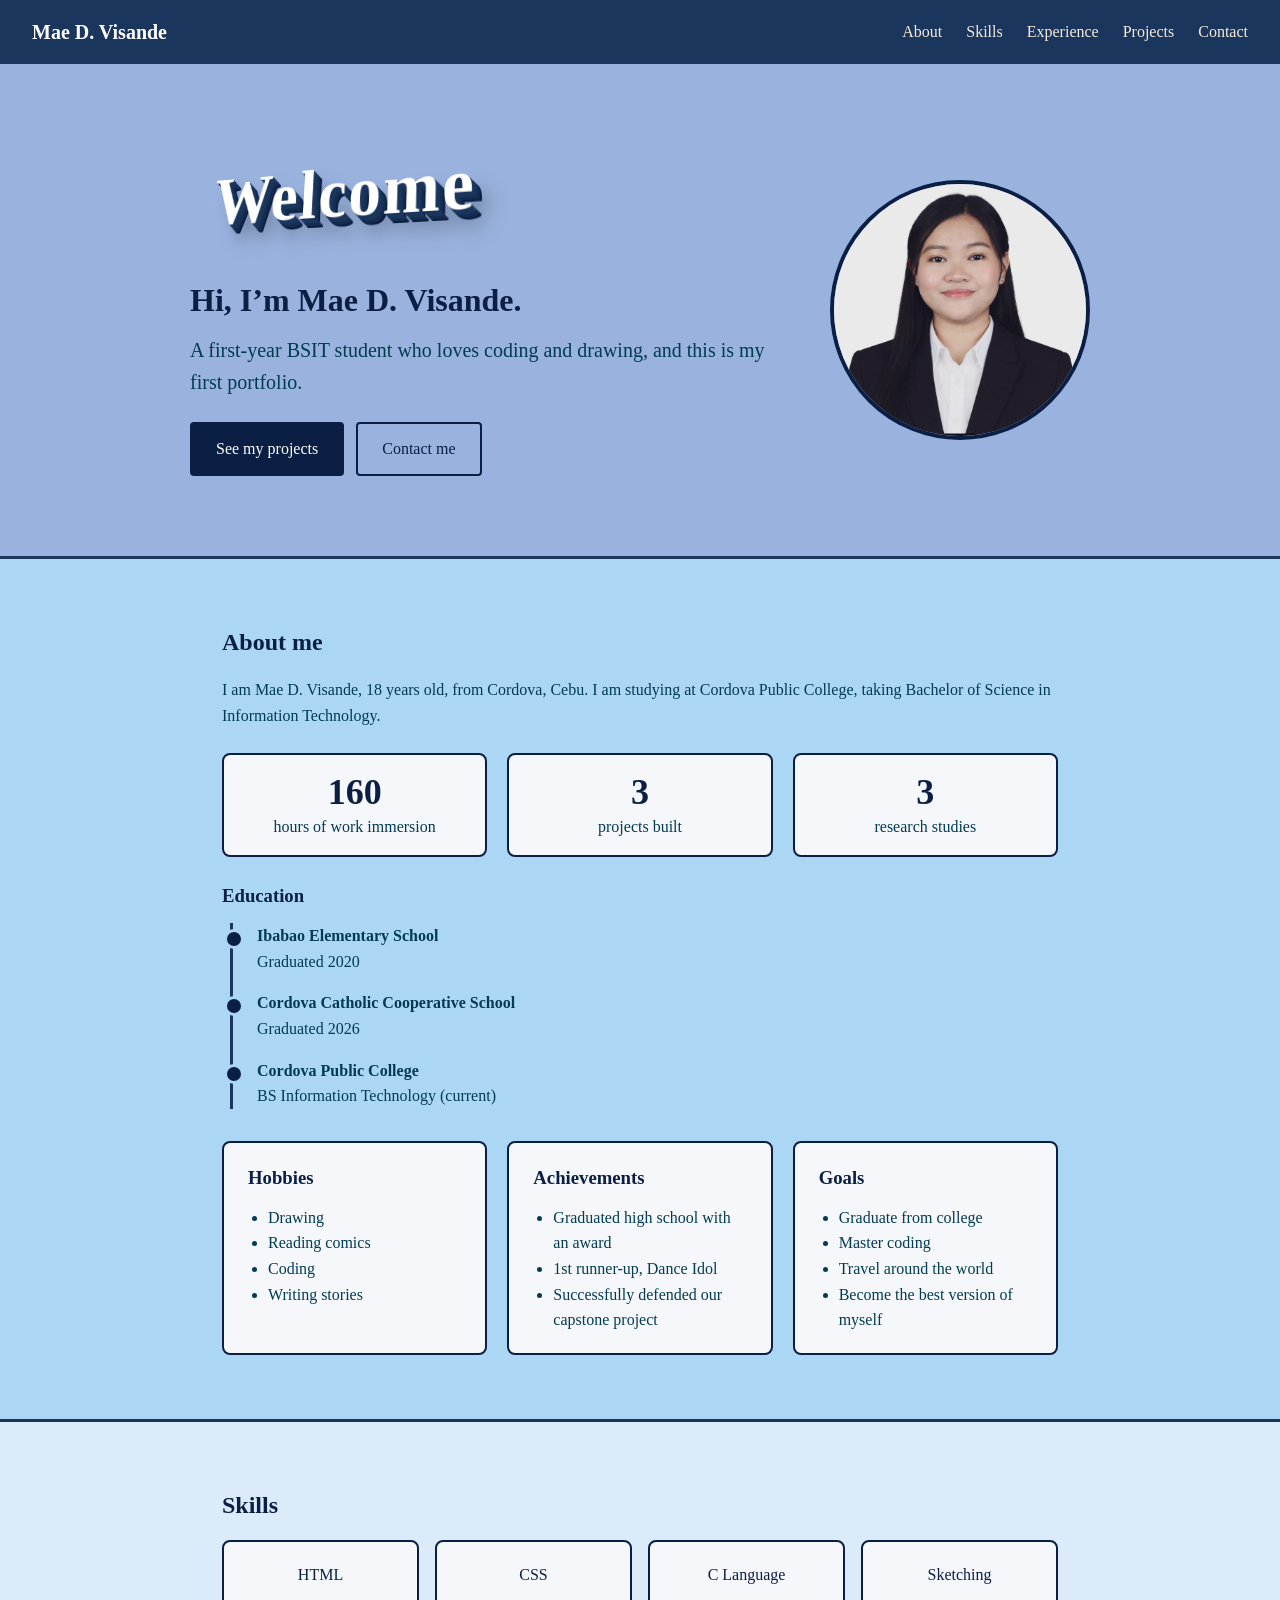
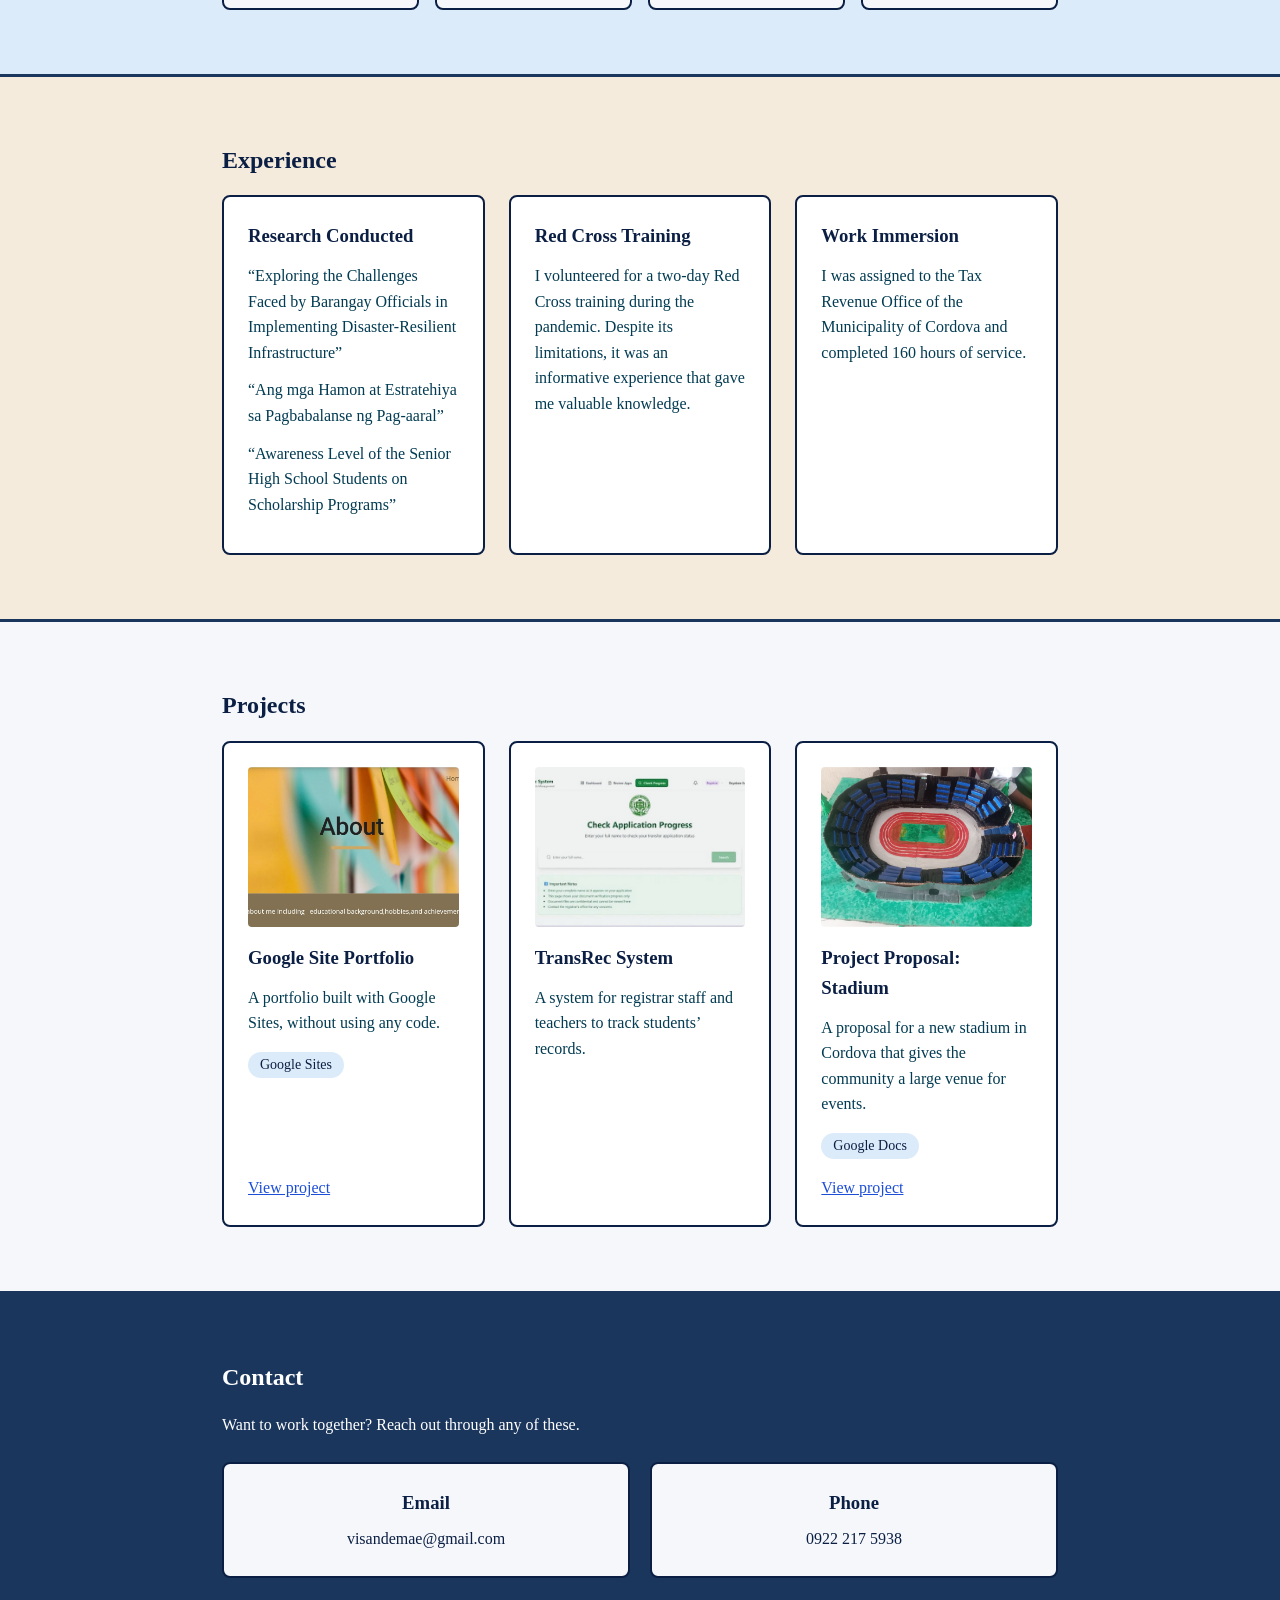
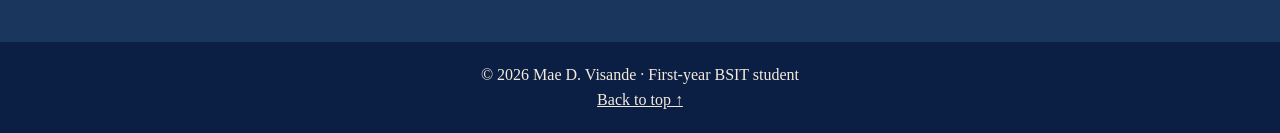
<file: index.html>
<!DOCTYPE html>
<html lang="en">
<head>
  <meta charset="UTF-8">
  <meta name="viewport" content="width=device-width, initial-scale=1">
  <meta name="description" content="Portfolio of Mae D. Visande, a first-year BSIT student from Cordova, Cebu.">
  <title>Mae D. Visande | Portfolio</title>
  
  <link rel="icon" href="data:image/svg+xml,<svg xmlns=%22http://www.w3.org/2000/svg%22 viewBox=%220 0 100 100%22><text y=%22.9em%22 font-size=%2290%22>🎓</text></svg>">
  <link rel="stylesheet" href="style.css">
</head>
<body>

  <!-- NAVY BAR -->
  <header class="navbar">
    <a href="#home" class="logo">Mae D. Visande</a>
    <nav>
      <ul class="nav-links">
        <li><a href="#about">About</a></li>
        <li><a href="#skills">Skills</a></li>
        <li><a href="#experience">Experience</a></li>
        <li><a href="#projects">Projects</a></li>
        <li><a href="#contact">Contact</a></li>
      </ul>
    </nav>
  </header>

  <!-- hero -->
  <section id="home" class="hero">
    <div class="hero-inner">
      <div class="hero-text">
        <div class="welcome-3d"><span>Welcome</span></div>
        <h1>Hi, I’m Mae D. Visande.</h1>
        <p>A first-year BSIT student who loves coding and drawing, and this is my first portfolio.</p>
        <!-- Two buttons: main action + secondary action -->
        <a href="#projects" class="button">See my projects</a>
        <a href="#contact" class="button button-outline">Contact me</a>
      </div>
      <img src="images/Mae-visande.jpg" alt="Mae in formal attire." class="profile-photo">
    </div>
  </section>

  <!-- ABOUT -->
  <section id="about" class="band band-about">
    <div class="section">
      <h2>About me</h2>
      <p>
        I am Mae D. Visande, 18 years old, from Cordova, Cebu. I am studying at
        Cordova Public College, taking Bachelor of Science in Information Technology.
      </p>

      <!-- QUICK FACTS (flexbox)-->
      <div class="stats">
        <div class="stat"><strong>160</strong><span>hours of work immersion</span></div>
        <div class="stat"><strong>3</strong><span>projects built</span></div>
        <div class="stat"><strong>3</strong><span>research studies</span></div>
      </div>

      <!-- EDUCATION TIMELINE -->
      <h3>Education</h3>
      <ul class="timeline">
        <li><b>Ibabao Elementary School</b><br>Graduated 2020</li>
        <li><b>Cordova Catholic Cooperative School</b><br>Graduated 2026</li>
        <li><b>Cordova Public College</b><br>BS Information Technology (current)</li>
      </ul>

      <!-- INFO BOXES (flexbox)-->
      <div class="info-boxes">
        <div class="info-box">
          <h3>Hobbies</h3>
          <ul>
            <li>Drawing</li>
            <li>Reading comics</li>
            <li>Coding</li>
            <li>Writing stories</li>
          </ul>
        </div>
        <div class="info-box">
          <h3>Achievements</h3>
          <ul>
            <li>Graduated high school with an award</li>
            <li>1st runner-up, Dance Idol</li>
            <li>Successfully defended our capstone project</li>
          </ul>
        </div>
        <div class="info-box">
          <h3>Goals</h3>
          <ul>
            <li>Graduate from college</li>
            <li>Master coding</li>
            <li>Travel around the world</li>
            <li>Become the best version of myself</li>
          </ul>
        </div>
      </div>
    </div>
  </section>

  <!-- SKILLS -->
  <section id="skills" class="band band-skills">
    <div class="section">
      <h2>Skills</h2>
      <ul class="skills">
        <li>HTML</li>
        <li>CSS</li>
        <li>C Language</li>
        <li>Sketching</li>
      </ul>
    </div>
  </section>

  <!-- EXPERIENCE -->
  <section id="experience" class="band band-experience">
    <div class="section">
      <h2>Experience</h2>
      <div class="experience-cards">
        <article class="experience-card">
          <h3>Research Conducted</h3>
          <ul class="plain">
            <li>“Exploring the Challenges Faced by Barangay Officials in Implementing Disaster-Resilient Infrastructure”</li>
            <li>“Ang mga Hamon at Estratehiya sa Pagbabalanse ng Pag-aaral”</li>
            <li>“Awareness Level of the Senior High School Students on Scholarship Programs”</li>
          </ul>
        </article>
        <article class="experience-card">
          <h3>Red Cross Training</h3>
          <p>I volunteered for a two-day Red Cross training during the pandemic. Despite its limitations, it was an informative experience that gave me valuable knowledge.</p>
        </article>
        <article class="experience-card">
          <h3>Work Immersion</h3>
          <p>I was assigned to the Tax Revenue Office of the Municipality of Cordova and completed 160 hours of service.</p>
        </article>
      </div>
    </div>
  </section>

  <!-- PROJECTS -->
  <section id="projects" class="band band-projects">
    <div class="section">
      <h2>Projects</h2>
      <div class="projects">

        <article class="card">
          <img src="images/googlesites.jpg" alt="About page of my Google Sites portfolio." class="card-img">
          <h3>Google Site Portfolio</h3>
          <p>A portfolio built with Google Sites, without using any code.</p>
          <ul class="tags"><li>Google Sites</li></ul>
          <a href="https://sites.google.com/d/1Z_MkgrtaN8JMw2P0NQI9tQz2uv0828Oj/p/1dyq0NL6TrX9Y1yZxq_DSjwD6r68SQUOD/edit">View project</a>
        </article>

        <article class="card">
          <img src="images/transrec.jpg" alt="Home page of the TransRec System." class="card-img">
          <h3>TransRec System</h3>
          <p>A system for registrar staff and teachers to track students’ records.</p>
        
        </article>

        <article class="card">
          <img src="images/stadium.jpg" alt="Model of the proposed stadium." class="card-img">
          <h3>Project Proposal: Stadium</h3>
          <p>A proposal for a new stadium in Cordova that gives the community a large venue for events.</p>
          <ul class="tags"><li>Google Docs</li></ul>
          <a href="https://docs.google.com/document/d/1asrOKjipkWe6P2WxliukJkBpwTnK4125V1gXI03GXb0/edit?usp=drivesdk">View project</a>
        </article>

      </div>
    </div>
  </section>

  <!-- CONTACT -->
  <section id="contact" class="band band-contact">
    <div class="section">
      <h2>Contact</h2>
      <p>Want to work together? Reach out through any of these.</p>
      <div class="contact-boxes">
        <a class="contact-box" href="mailto:visandemae@gmail.com">
          <h3>Email</h3>
          <span>visandemae@gmail.com</span>
        </a>
        <a class="contact-box">
          <h3>Phone</h3>
          <span>0922 217 5938</span>
        </a>
      </div>
    </div>
  </section>

  <footer class="footer">
    <p>&copy; 2026 Mae D. Visande &middot; First-year BSIT student</p>
    <p><a href="#home">Back to top &uarr;</a></p>
  </footer>

</body>
</html>
</file>
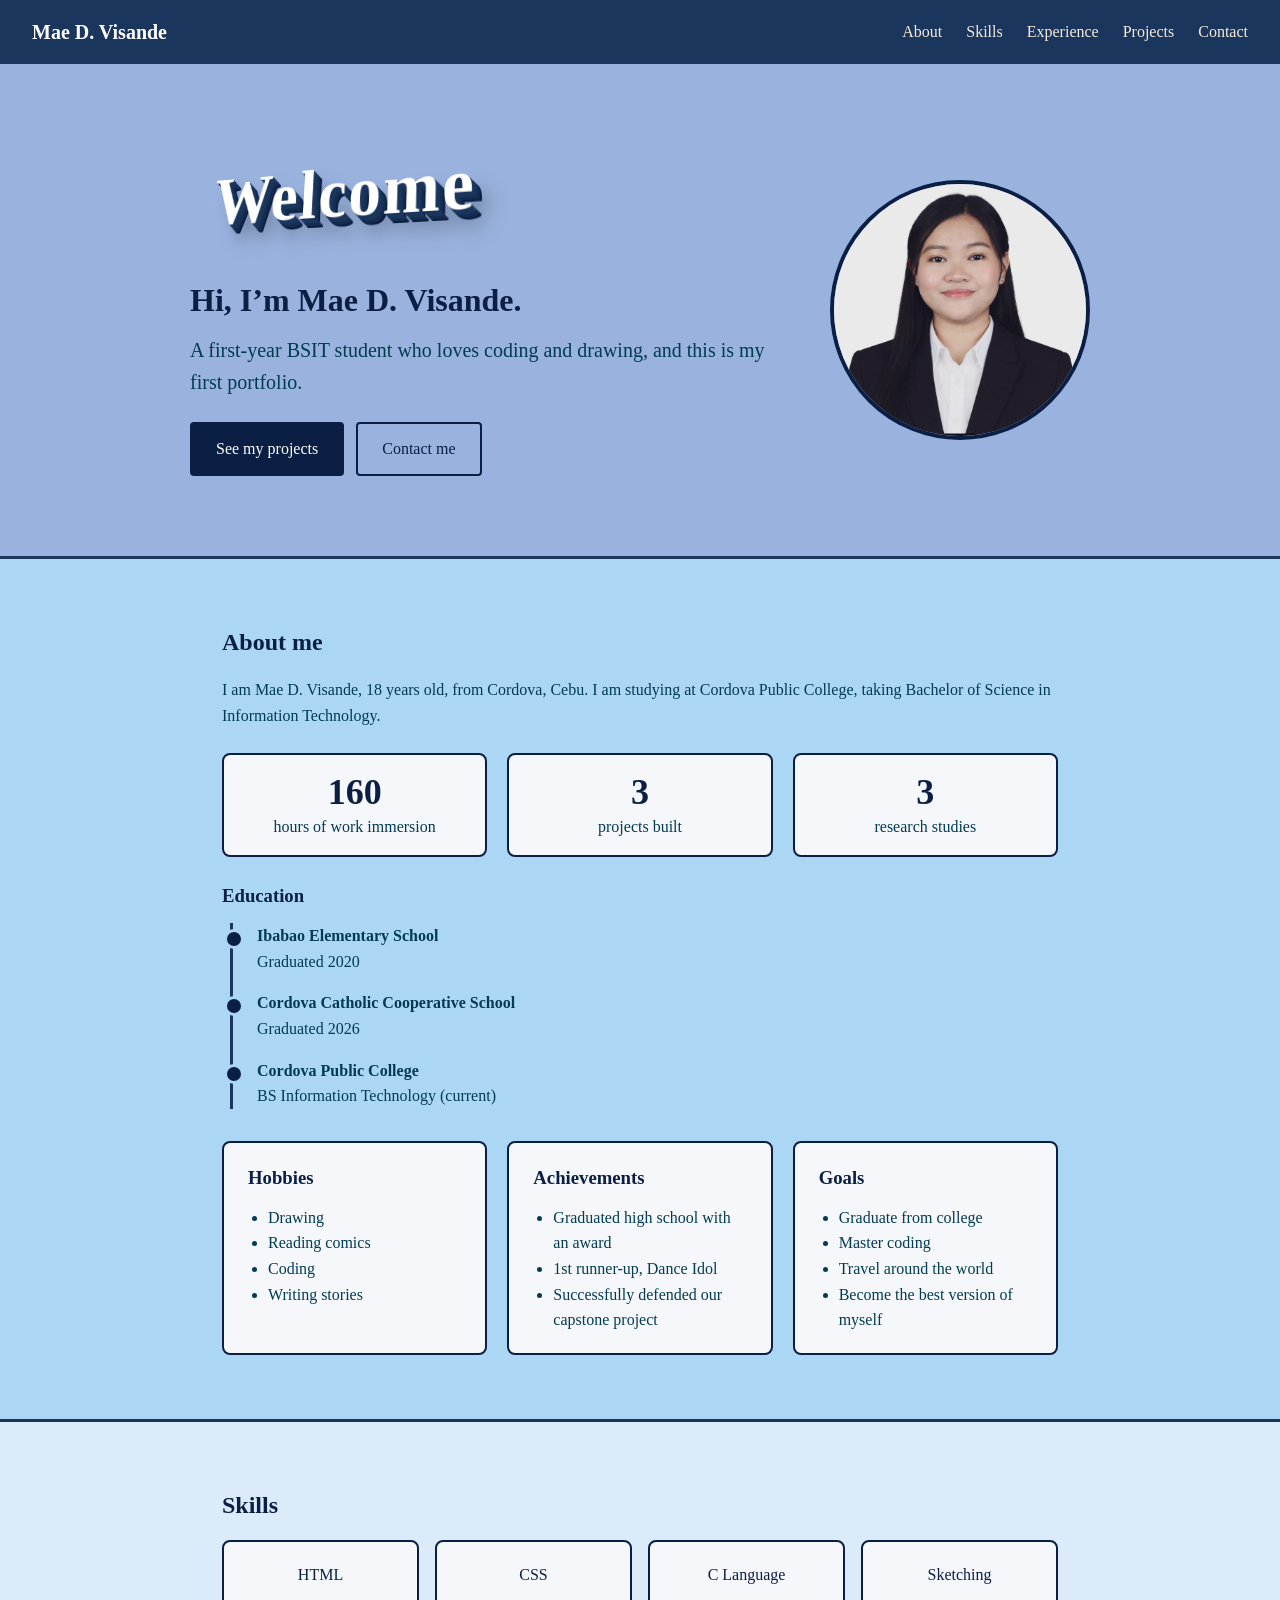
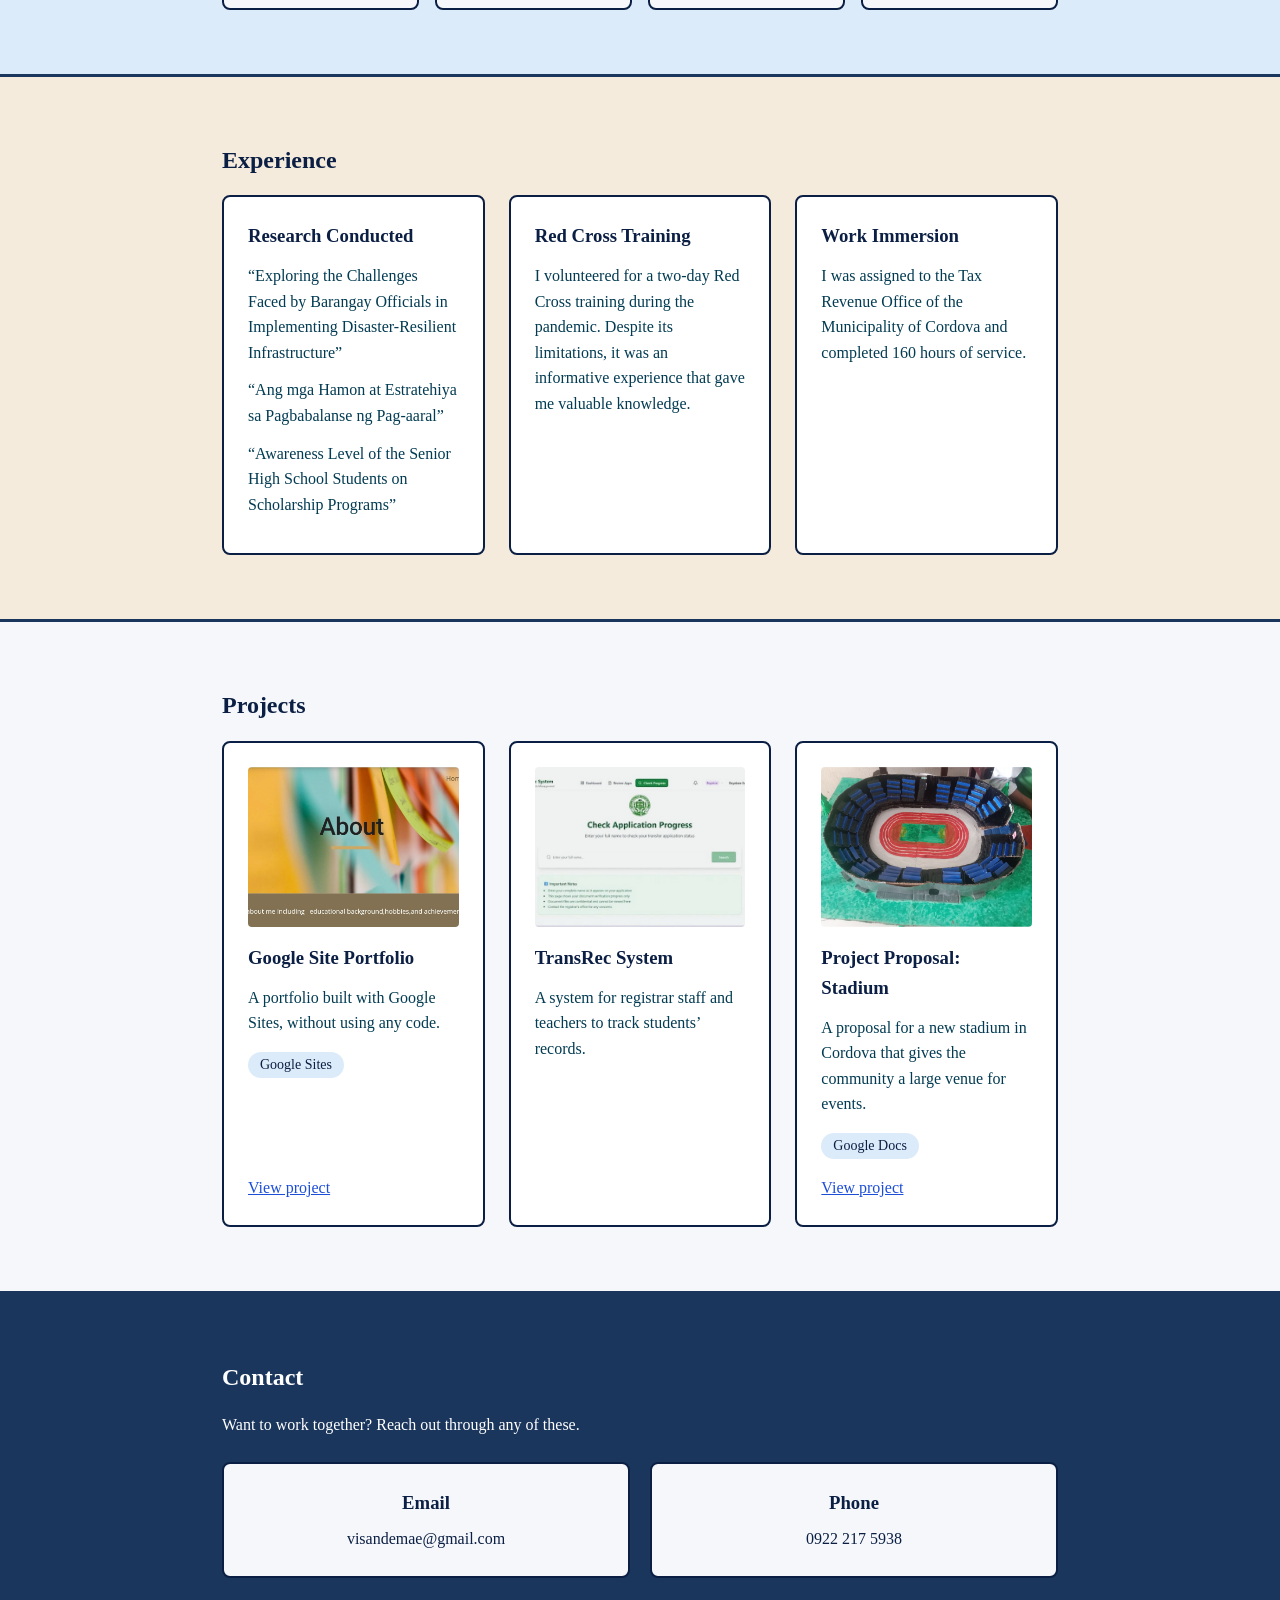
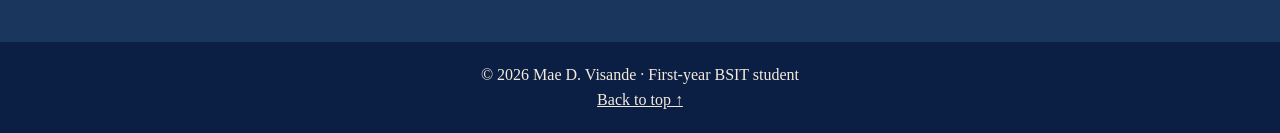
<file:  index.html>
<!DOCTYPE html>
<html lang="en">
<head>
  <meta charset="UTF-8">
  <meta name="viewport" content="width=device-width, initial-scale=1">
  <meta name="description" content="Portfolio of Mae D. Visande, a first-year BSIT student from Cordova, Cebu.">
  <title>Mae D. Visande | Portfolio</title>
  
  <link rel="icon" href="data:image/svg+xml,<svg xmlns=%22http://www.w3.org/2000/svg%22 viewBox=%220 0 100 100%22><text y=%22.9em%22 font-size=%2290%22>🎓</text></svg>">
  <link rel="stylesheet" href="style.css">
</head>
<body>

  <!-- NAVY BAR -->
  <header class="navbar">
    <a href="#home" class="logo">Mae D. Visande</a>
    <nav>
      <ul class="nav-links">
        <li><a href="#about">About</a></li>
        <li><a href="#skills">Skills</a></li>
        <li><a href="#experience">Experience</a></li>
        <li><a href="#projects">Projects</a></li>
        <li><a href="#contact">Contact</a></li>
      </ul>
    </nav>
  </header>

  <!-- hero -->
  <section id="home" class="hero">
    <div class="hero-inner">
      <div class="hero-text">
        <div class="welcome-3d"><span>Welcome</span></div>
        <h1>Hi, I’m Mae D. Visande.</h1>
        <p>A first-year BSIT student who loves coding and drawing, and this is my first portfolio.</p>
        <!-- Two buttons: main action + secondary action -->
        <a href="#projects" class="button">See my projects</a>
        <a href="#contact" class="button button-outline">Contact me</a>
      </div>
      <img src="images/Mae-visande.jpg" alt="Mae in formal attire." class="profile-photo">
    </div>
  </section>

  <!-- ABOUT -->
  <section id="about" class="band band-about">
    <div class="section">
      <h2>About me</h2>
      <p>
        I am Mae D. Visande, 18 years old, from Cordova, Cebu. I am studying at
        Cordova Public College, taking Bachelor of Science in Information Technology.
      </p>

      <!-- QUICK FACTS (flexbox)-->
      <div class="stats">
        <div class="stat"><strong>160</strong><span>hours of work immersion</span></div>
        <div class="stat"><strong>3</strong><span>projects built</span></div>
        <div class="stat"><strong>3</strong><span>research studies</span></div>
      </div>

      <!-- EDUCATION TIMELINE -->
      <h3>Education</h3>
      <ul class="timeline">
        <li><b>Ibabao Elementary School</b><br>Graduated 2020</li>
        <li><b>Cordova Catholic Cooperative School</b><br>Graduated 2026</li>
        <li><b>Cordova Public College</b><br>BS Information Technology (current)</li>
      </ul>

      <!-- INFO BOXES (flexbox)-->
      <div class="info-boxes">
        <div class="info-box">
          <h3>Hobbies</h3>
          <ul>
            <li>Drawing</li>
            <li>Reading comics</li>
            <li>Coding</li>
            <li>Writing stories</li>
          </ul>
        </div>
        <div class="info-box">
          <h3>Achievements</h3>
          <ul>
            <li>Graduated high school with an award</li>
            <li>1st runner-up, Dance Idol</li>
            <li>Successfully defended our capstone project</li>
          </ul>
        </div>
        <div class="info-box">
          <h3>Goals</h3>
          <ul>
            <li>Graduate from college</li>
            <li>Master coding</li>
            <li>Travel around the world</li>
            <li>Become the best version of myself</li>
          </ul>
        </div>
      </div>
    </div>
  </section>

  <!-- SKILLS -->
  <section id="skills" class="band band-skills">
    <div class="section">
      <h2>Skills</h2>
      <ul class="skills">
        <li>HTML</li>
        <li>CSS</li>
        <li>C Language</li>
        <li>Sketching</li>
      </ul>
    </div>
  </section>

  <!-- EXPERIENCE -->
  <section id="experience" class="band band-experience">
    <div class="section">
      <h2>Experience</h2>
      <div class="experience-cards">
        <article class="experience-card">
          <h3>Research Conducted</h3>
          <ul class="plain">
            <li>“Exploring the Challenges Faced by Barangay Officials in Implementing Disaster-Resilient Infrastructure”</li>
            <li>“Ang mga Hamon at Estratehiya sa Pagbabalanse ng Pag-aaral”</li>
            <li>“Awareness Level of the Senior High School Students on Scholarship Programs”</li>
          </ul>
        </article>
        <article class="experience-card">
          <h3>Red Cross Training</h3>
          <p>I volunteered for a two-day Red Cross training during the pandemic. Despite its limitations, it was an informative experience that gave me valuable knowledge.</p>
        </article>
        <article class="experience-card">
          <h3>Work Immersion</h3>
          <p>I was assigned to the Tax Revenue Office of the Municipality of Cordova and completed 160 hours of service.</p>
        </article>
      </div>
    </div>
  </section>

  <!-- PROJECTS -->
  <section id="projects" class="band band-projects">
    <div class="section">
      <h2>Projects</h2>
      <div class="projects">

        <article class="card">
          <img src="images/googlesites.jpg" alt="About page of my Google Sites portfolio." class="card-img">
          <h3>Google Site Portfolio</h3>
          <p>A portfolio built with Google Sites, without using any code.</p>
          <ul class="tags"><li>Google Sites</li></ul>
          <a href="https://sites.google.com/d/1Z_MkgrtaN8JMw2P0NQI9tQz2uv0828Oj/p/1dyq0NL6TrX9Y1yZxq_DSjwD6r68SQUOD/edit">View project</a>
        </article>

        <article class="card">
          <img src="images/transrec.jpg" alt="Home page of the TransRec System." class="card-img">
          <h3>TransRec System</h3>
          <p>A system for registrar staff and teachers to track students’ records.</p>
        
        </article>

        <article class="card">
          <img src="images/stadium.jpg" alt="Model of the proposed stadium." class="card-img">
          <h3>Project Proposal: Stadium</h3>
          <p>A proposal for a new stadium in Cordova that gives the community a large venue for events.</p>
          <ul class="tags"><li>Google Docs</li></ul>
          <a href="https://docs.google.com/document/d/1asrOKjipkWe6P2WxliukJkBpwTnK4125V1gXI03GXb0/edit?usp=drivesdk">View project</a>
        </article>

      </div>
    </div>
  </section>

  <!-- CONTACT -->
  <section id="contact" class="band band-contact">
    <div class="section">
      <h2>Contact</h2>
      <p>Want to work together? Reach out through any of these.</p>
      <div class="contact-boxes">
        <a class="contact-box" href="mailto:visandemae@gmail.com">
          <h3>Email</h3>
          <span>visandemae@gmail.com</span>
        </a>
        <a class="contact-box">
          <h3>Phone</h3>
          <span>0922 217 5938</span>
        </a>
      </div>
    </div>
  </section>

  <footer class="footer">
    <p>&copy; 2026 Mae D. Visande &middot; First-year BSIT student</p>
    <p><a href="#home">Back to top &uarr;</a></p>
  </footer>

</body>
</html>
</file>
<file: style.css>
:root {
  --navy: #0b1f44;     /* darkest: headings, borders, buttons */
  --navy-2: #1b365d;   /* navy bar, contact band, divider lines */
  --ink: #023b52;      /* body text */
  --sky: #abd7f5;      /* page background */
  --blue: #99b2de;     /* hero */
  --mist: #dcebf9;     /* light blue: skills band, hover color */
  --cream: #f5ebdd;    /* experience band, light text on navy */
  --paper: #f5f7fa;    /* cards and boxes */
  --white: #ffffff;
  --radius: 8px;
  --shadow: 0 8px 16px rgba(11, 31, 68, 0.2);
}

/*RESET + PAGE DEFAULTS*/
* { margin: 0; padding: 0; box-sizing: border-box; }

html {
  scroll-behavior: smooth;
  scroll-padding-top: 70px;   
}

body {
  font-family: Georgia, "Times New Roman", serif;
  line-height: 1.6;
  color: var(--ink);
  background: var(--sky);
}

a { color: #1d4ed8; }

a:focus-visible { outline: 3px solid var(--navy); outline-offset: 3px; }

/* NAVY BAR */
.navbar {
  display: flex;
  justify-content: space-between; 
  align-items: center;
  background: var(--navy-2);
  padding: 16px 32px;
  position: sticky;
  top: 0;
  z-index: 10;
}

.logo { color: var(--white); font-size: 20px; font-weight: bold; text-decoration: none; }

.nav-links { display: flex; gap: 24px; list-style: none; }   
.nav-links a { color: var(--cream); text-decoration: none; }
.nav-links a:hover { color: var(--white); text-decoration: underline; }

/*HERO*/
.hero {
  padding: 72px 32px;
  background: var(--blue);
  border-bottom: 3px solid var(--navy-2);
}

.hero-inner {
  display: flex;
  align-items: center;
  justify-content: space-between;
  gap: 40px;
  max-width: 900px;
  margin: 0 auto;
}

.hero-text { flex: 1; }
.hero h1 { font-size: 32px; color: var(--navy); margin-bottom: 8px; }
.hero p { font-size: 20px; margin-bottom: 24px; }

.profile-photo {
  flex-shrink: 0;
  width: 260px;
  height: 260px;
  object-fit: cover;
  object-position: top;
  border-radius: 50%;
  border: 4px solid var(--navy);
}

/* BUTTONS */
.button {
  display: inline-block;
  padding: 12px 24px;
  margin: 0 8px 8px 0;
  background: var(--navy);
  color: var(--white);
  border: 2px solid var(--navy);
  border-radius: 4px;
  text-decoration: none;
  transition: background 0.3s, color 0.3s;
}
.button:hover { background: var(--navy-2); }
.button-outline { background: transparent; color: var(--navy); }   
.button-outline:hover { background: var(--navy); color: var(--white); }


.welcome-3d { perspective: 700px; margin-bottom: 24px; }

.welcome-3d span {
  display: inline-block;
  font-size: 72px;
  font-weight: bold;
  letter-spacing: 2px;
  color: var(--white);
  text-shadow:
    1px 1px 0 var(--navy-2), 2px 2px 0 var(--navy-2), 3px 3px 0 var(--navy-2),
    4px 4px 0 var(--navy-2), 5px 5px 0 var(--navy-2), 6px 6px 0 #162d4f,
    7px 7px 0 #162d4f, 8px 8px 0 #162d4f, 9px 9px 0 var(--navy),
    10px 10px 0 var(--navy), 16px 18px 20px rgba(0, 0, 0, 0.35);
  transform: rotateX(12deg) rotateY(-18deg);
  animation: sway 5s ease-in-out infinite alternate;
}

@keyframes sway {
  from { transform: rotateX(12deg) rotateY(-18deg); }
  to   { transform: rotateX(12deg) rotateY(18deg); }
}

/*SECTIONS*/
.band { border-bottom: 3px solid var(--navy-2); }
.band-about      { background: var(--sky); }
.band-skills     { background: var(--mist); }
.band-experience { background: var(--cream); }
.band-projects   { background: var(--paper); }
.band-contact    { background: var(--navy-2); border-bottom: none; }

.section { max-width: 900px; margin: 0 auto; padding: 64px 32px; }
.section h2 { color: var(--navy); margin-bottom: 16px; }
.section h3 { color: var(--navy); }

/* SHARED BOX STYLE*/
.stat, .info-box, .skills li, .experience-card, .card, .contact-box {
  background: var(--paper);
  border: 2px solid var(--navy);
  border-radius: var(--radius);
  transition: transform 0.3s, box-shadow 0.3s, background 0.3s;
}

.stat:hover, .info-box:hover, .skills li:hover,
.experience-card:hover, .card:hover, .contact-box:hover {
  background: var(--mist);
  transform: translateY(-4px);
  box-shadow: var(--shadow);
}

/* ABOUT */

.stats { display: flex; flex-wrap: wrap; gap: 20px; margin: 24px 0; }
.stat { flex: 1 1 180px; padding: 16px; text-align: center; }
.stat strong { display: block; font-size: 36px; color: var(--navy); line-height: 1.2; }


.timeline {
  list-style: none;
  border-left: 3px solid var(--navy-2);
  margin: 12px 0 32px 8px;
  padding-left: 24px;
}
.timeline li { position: relative; margin-bottom: 16px; }
.timeline li::before {
  content: "";
  position: absolute;
  left: -33px;
  top: 6px;
  width: 14px;
  height: 14px;
  border-radius: 50%;
  background: var(--navy);
  border: 3px solid var(--sky);
}


.info-boxes { display: flex; flex-wrap: wrap; gap: 20px; }
.info-box { flex: 1 1 220px; padding: 20px 24px; }
.info-box h3 { margin-bottom: 12px; }
.info-box ul { padding-left: 20px; }

/*SKILLS (FLEXBOX) */
.skills { display: flex; flex-wrap: wrap; gap: 16px; list-style: none; }
.skills li { flex: 1 1 120px; text-align: center; color: var(--navy); padding: 20px 16px; }
.skills li:hover { background: var(--navy-2); color: var(--white); }

/*  EXPERIENCE (FLEXBOX)*/
.experience-cards { display: flex; flex-wrap: wrap; gap: 24px; }
.experience-card { flex: 1 1 250px; background: var(--white); padding: 24px; }
.experience-card h3 { margin-bottom: 12px; }
.plain { list-style: none; }
.plain li { margin-bottom: 12px; }

/*PROJECTS (FLEXBOX)*/
.projects { display: flex; flex-wrap: wrap; gap: 24px; }

.card {
  display: flex;
  flex-direction: column;
  flex: 1 1 250px;
  background: var(--white);
  padding: 24px;
}
.card h3 { margin-bottom: 12px; }
.card p { margin-bottom: 16px; }
.card a { margin-top: auto; }   

.card-img {
  display: block;
  width: 100%;
  height: 160px;
  object-fit: cover;        
  object-position: top;
  border-radius: 4px;
  margin-bottom: 16px;
}

/* TOOL TAGS */
.tags { display: flex; flex-wrap: wrap; gap: 8px; list-style: none; margin-bottom: 16px; }
.tags li {
  background: var(--mist);
  color: var(--navy);
  border-radius: 999px;
  padding: 2px 12px;
  font-size: 14px;
}

/*CONTACT (FLEXBOX) */
.band-contact h2, .band-contact p { color: var(--white); }

.contact-boxes { display: flex; flex-wrap: wrap; gap: 20px; margin-top: 24px; }
.contact-box {
  flex: 1 1 250px;
  padding: 24px;
  text-align: center;
  text-decoration: none;
  color: var(--navy);
}
.contact-box h3 { margin-bottom: 8px; }
.contact-box span { display: block; word-break: break-word; }

/*FOOTER*/
.footer { background: var(--navy); color: var(--cream); text-align: center; padding: 20px; }
.footer a { color: var(--cream); }

/* PHONES*/
@media (max-width: 600px) {
  html { scroll-padding-top: 110px; }  

  .navbar { flex-direction: column; gap: 8px; }
  .nav-links { flex-wrap: wrap; justify-content: center; gap: 8px 16px; }

  .welcome-3d span { font-size: 44px; }
  .hero h1 { font-size: 26px; }

  .hero-inner { flex-direction: column-reverse; text-align: center; }   
  .profile-photo { width: 200px; height: 200px; }
}


@media (prefers-reduced-motion: reduce) {
  .welcome-3d span { animation: none; }
  * { transition: none !important; }
}
</file>
